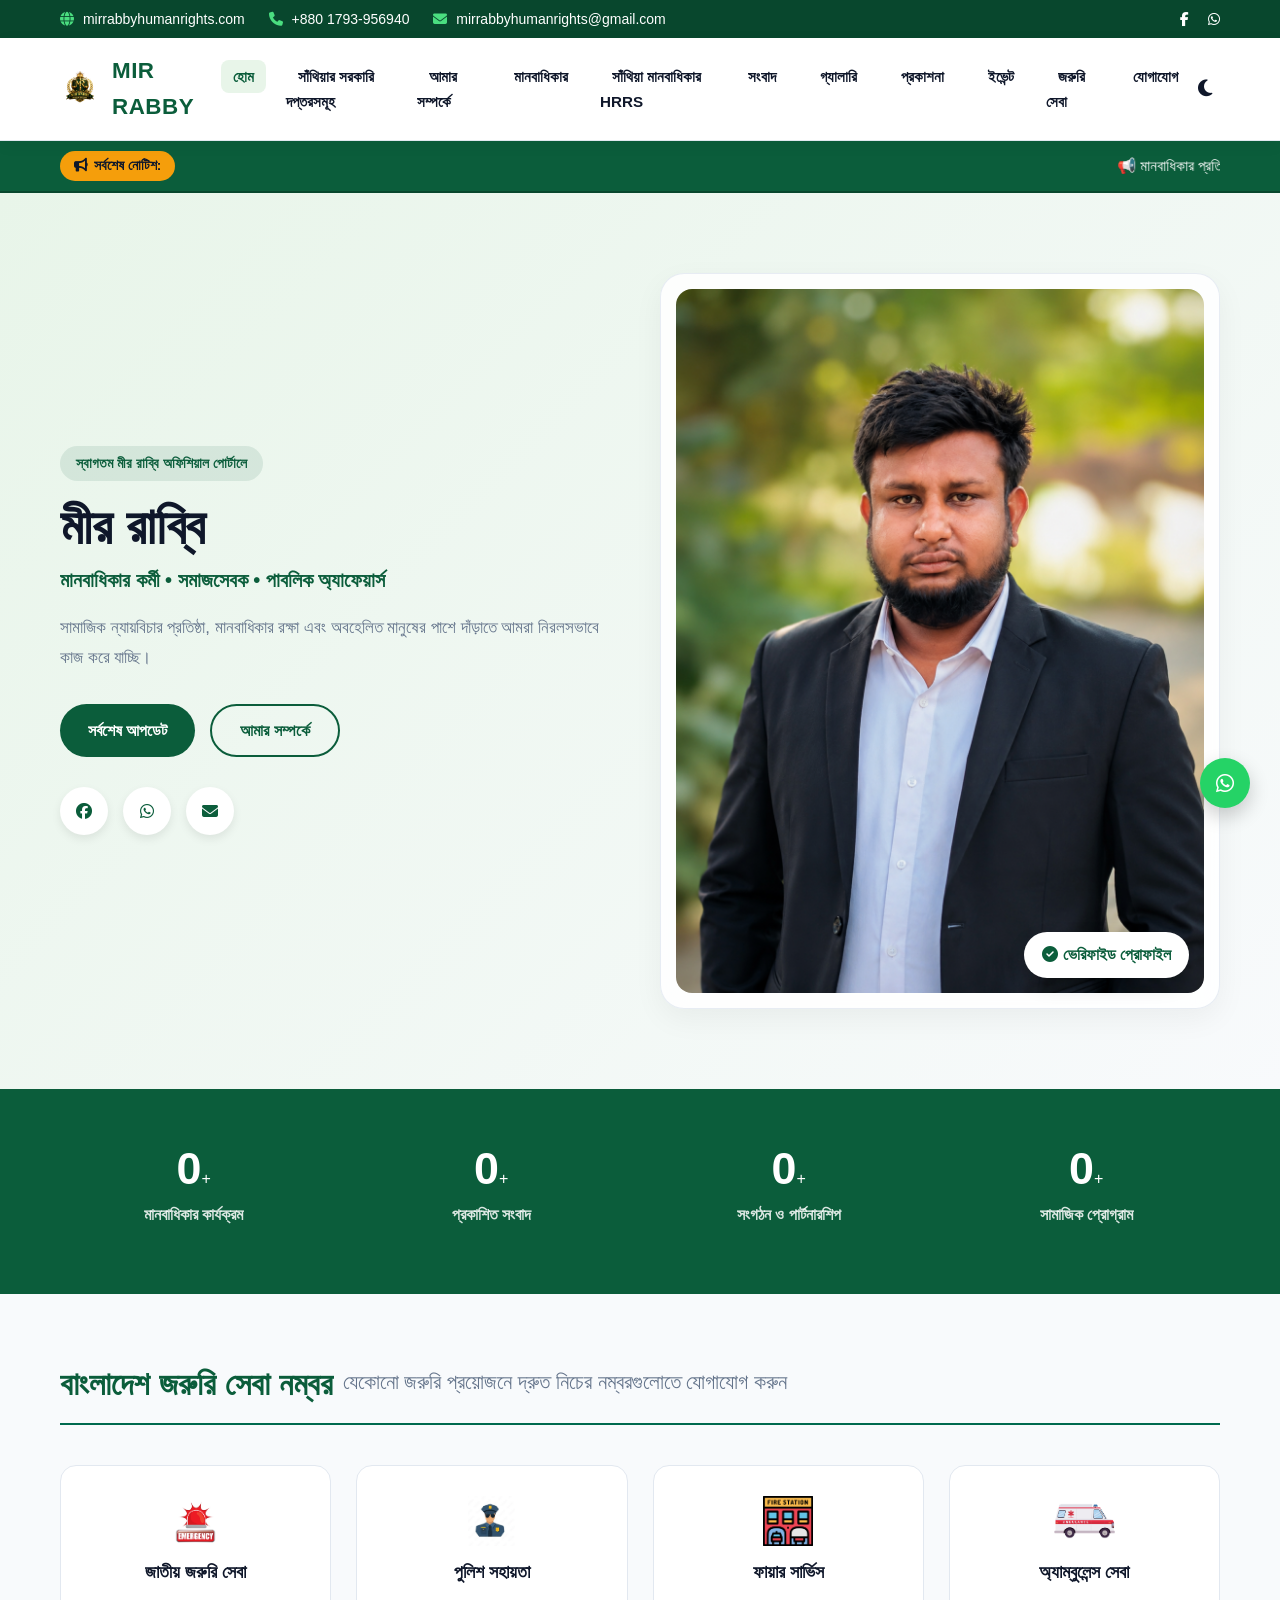
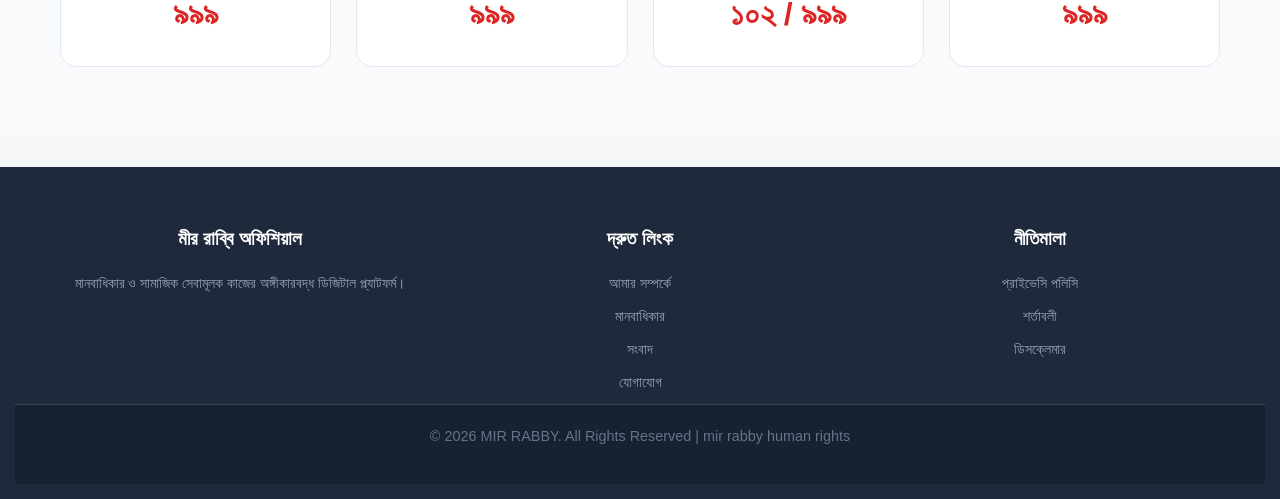
<file: index.html>
<!DOCTYPE html>
<html lang="bn">
<head>
    <meta charset="UTF-8">
    <meta name="viewport" content="width=device-width, initial-scale=1.0">
    <title>MIR RABBY | Official Website</title>
    
    <!-- Meta Tags -->
    <meta name="description" content="Mir Rabby Official Website - Human Rights, Social Service & Public Affairs">
    <meta name="author" content="Mir Rabby">
    <meta name="robots" content="index, follow">
    
    <!-- Favicon & PWA -->
    <link rel="icon" type="image/x-icon" href="favicon.ico">
    <link rel="icon" type="image/png" href="assets/images/favicon.png">
    <link rel="manifest" href="manifest.json">
    <meta name="theme-color" content="#0B5D3B">

    <!-- CSS Links -->
    <link rel="stylesheet" href="assets/css/main.css">
    
    <!-- FontAwesome Icons -->
    <link rel="stylesheet" href="https://cdnjs.cloudflare.com/ajax/libs/font-awesome/6.5.1/css/all.min.css">
</head>
<body>

    <!-- 01. Loading Screen -->
    <div id="loader" class="loader-wrapper">
        <div class="loader-content">
            <img src="assets/images/logo.png" alt="Mir Rabby Logo" class="loader-logo">
            <div class="spinner"></div>
            <p class="loader-text">স্বাগতম মীর রাব্বি অফিশিয়াল পোর্টালে...</p>
        </div>
    </div>

    <!-- 02. Top Information Bar -->
    <div class="top-bar">
        <div class="container top-bar-container">
            <div class="top-info">
                <span><i class="fa-solid fa-globe"></i> mirrabbyhumanrights.com</span>
                <span><i class="fa-solid fa-phone"></i> +880 1793-956940</span>
                <span><i class="fa-solid fa-envelope"></i> mirrabbyhumanrights@gmail.com</span>
            </div>
            <div class="top-social">
                <a href="https://facebook.com/mirrabby962" target="_blank"><i class="fa-brands fa-facebook-f"></i></a>
                <a href="https://wa.me/8801793956940" target="_blank"><i class="fa-brands fa-whatsapp"></i></a>
            </div>
        </div>
    </div>

    <!-- 03. Header & Navigation -->
    <header class="header">
        <div class="container header-container">
            <a href="index.html" class="logo">
                <img src="assets/images/logo.png" alt="Logo">
                <span class="logo-text">MIR RABBY</span>
            </a>
            
            <nav class="nav-menu" id="navMenu">
                <ul>
                    <li><a href="index.html" class="active">হোম</a></li>
                    <li><a href="pages/sathia-government-offices.html">সাঁথিয়ার সরকারি দপ্তরসমূহ</a></li>
                    <li><a href="pages/about.html">আমার সম্পর্কে</a></li>
                    <li><a href="pages/human-rights.html">মানবাধিকার</a></li>
                    <li><a href="pages/santhia-human-rights-hrrs.html">সাঁথিয়া মানবাধিকার HRRS</a></li>
                    <li><a href="pages/news.html">সংবাদ</a></li>
                    <li><a href="pages/gallery.html">গ্যালারি</a></li>
                    <li><a href="pages/publications.html">প্রকাশনা</a></li>
                    <li><a href="pages/events.html">ইভেন্ট</a></li>
                    <li><a href="pages/emergency.html">জরুরি সেবা</a></li>
                    <li><a href="pages/contact.html">যোগাযোগ</a></li>
                </ul>
            </nav>

            <div class="header-actions">
                <button class="theme-toggle" id="themeToggle" aria-label="Toggle Theme">
                    <i class="fa-solid fa-moon"></i>
                </button>
                <div class="hamburger" id="hamburger">
                    <span></span>
                    <span></span>
                    <span></span>
                </div>
            </div>
        </div>
    </header>

    <!-- 04. Running Headline (Ticker) -->
    <div class="news-ticker">
        <div class="container ticker-container">
            <div class="ticker-title"><i class="fa-solid fa-bullhorn"></i> সর্বশেষ নোটিশ:</div>
            <div class="ticker-content">
                <marquee onmouseover="this.stop();" onmouseout="this.start();">
                    📢 মানবাধিকার প্রতিষ্ঠায় আমরা প্রতিশ্রুতিবদ্ধ • মানবাধিকার, সামাজিক সেবা ও জনকল্যাণমূলক কার্যক্রমের মাধ্যমে একটি ন্যায়ভিত্তিক, মানবিক ও বৈষম্যহীন সমাজ গড়ে তোলাই আমাদের লক্ষ্য • অন্যায়, দুর্নীতি ও বৈষম্যের বিরুদ্ধে সচেতন হোন এবং মানবতার পক্ষে দাঁড়ান • 🚧 আমাদের ওয়েবসাইট বর্তমানে উন্নয়নাধীন (Under Development) • কাজ সম্পন্ন হলে মানবাধিকার, সামাজিক সেবা, সংবাদ, প্রকাশনা, ছবি, ভিডিও ও বিভিন্ন কার্যক্রমের সর্বশেষ আপডেট এখানে প্রকাশিত হবে • আমাদের সঙ্গে থাকুন এবং নিয়মিত ভিজিট করুন • "যদি আপনি ভয় পান, তবে আপনি শেষ; যদি আপনি অন্যায়ের বিরুদ্ধে রুখে দাঁড়ান, তবে আপনিই বাংলাদেশ।" • প্রয়োজনে 📞 +8801793956940 • 🌐 Welcome to MIR RABBY OFFICIAL
                </marquee>
            </div>
        </div>
    </div>

    <!-- 05. Premium Hero Section -->
    <section class="hero-section">
        <div class="container hero-container">
            <div class="hero-left">
                <span class="welcome-tag">স্বাগতম মীর রাব্বি অফিশিয়াল পোর্টালে</span>
                <h1 class="hero-title">মীর রাব্বি</h1>
                <h3 class="hero-tagline">মানবাধিকার কর্মী • সমাজসেবক • পাবলিক অ্যাফেয়ার্স</h3>
                <p class="hero-intro">
                    সামাজিক ন্যায়বিচার প্রতিষ্ঠা, মানবাধিকার রক্ষা এবং অবহেলিত মানুষের পাশে দাঁড়াতে আমরা নিরলসভাবে কাজ করে যাচ্ছি।
                </p>
                <div class="hero-buttons">
                    <a href="pages/news.html" class="btn btn-primary">সর্বশেষ আপডেট</a>
                    <a href="pages/about.html" class="btn btn-outline">আমার সম্পর্কে</a>
                </div>
                <div class="hero-social">
                    <a href="https://facebook.com/mirrabby962" target="_blank"><i class="fa-brands fa-facebook"></i></a>
                    <a href="https://wa.me/8801793956940" target="_blank"><i class="fa-brands fa-whatsapp"></i></a>
                    <a href="mailto:mirrabbyhumanrights@gmail.com"><i class="fa-solid fa-envelope"></i></a>
                </div>
            </div>
            <div class="hero-right">
                <div class="hero-image-card glass-card">
                    <img src="assets/images/profile.jpg" alt="Mir Rabby" class="hero-img">
                    <div class="verified-badge">
                        <i class="fa-solid fa-circle-check"></i> ভেরিফাইড প্রোফাইল
                    </div>
                </div>
            </div>
        </div>
    </section>

    <!-- 06. Statistics Section -->
    <section class="stats-section">
        <div class="container stats-container">
            <div class="stat-card">
                <h2 class="counter" data-target="0">0</h2>+
                <p>মানবাধিকার কার্যক্রম</p>
            </div>
            <div class="stat-card">
                <h2 class="counter" data-target="0">0</h2>+
                <p>প্রকাশিত সংবাদ</p>
            </div>
            <div class="stat-card">
                <h2 class="counter" data-target="0">0</h2>+
                <p>সংগঠন ও পার্টনারশিপ</p>
            </div>
            <div class="stat-card">
                <h2 class="counter" data-target="0">0</h2>+
                <p>সামাজিক প্রোগ্রাম</p>
            </div>
        </div>
    </section>

    <!-- 13. Bangladesh Emergency Services -->
    <section class="emergency-section">
        <div class="container">
            <div class="section-title">
                <h2>বাংলাদেশ জরুরি সেবা নম্বর</h2>
                <p>যেকোনো জরুরি প্রয়োজনে দ্রুত নিচের নম্বরগুলোতে যোগাযোগ করুন</p>
            </div>
            <div class="emergency-grid">
                <div class="emergency-card">
                    <img src="assets/images/icons/emergency.png" alt="Emergency" onerror="this.src='assets/images/logo.png'">
                    <h3>জাতীয় জরুরি সেবা</h3>
                    <h2>৯৯৯</h2>
                </div>
                <div class="emergency-card">
                    <img src="assets/images/icons/police.png" alt="Police" onerror="this.src='assets/images/logo.png'">
                    <h3>পুলিশ সহায়তা</h3>
                    <h2>৯৯৯</h2>
                </div>
                <div class="emergency-card">
                    <img src="assets/images/icons/fire.png" alt="Fire" onerror="this.src='assets/images/logo.png'">
                    <h3>ফায়ার সার্ভিস</h3>
                    <h2>১০২ / ৯৯৯</h2>
                </div>
                <div class="emergency-card">
                    <img src="assets/images/icons/ambulance.png" alt="Ambulance" onerror="this.src='assets/images/logo.png'">
                    <h3>অ্যাম্বুলেন্স সেবা</h3>
                    <h2>৯৯৯</h2>
                </div>
            </div>
        </div>
    </section>

    <!-- 18. Footer -->
    <footer class="footer">
        <div class="container footer-container">
            <div class="footer-col">
                <h3>মীর রাব্বি অফিশিয়াল</h3>
                <p>মানবাধিকার ও সামাজিক সেবামূলক কাজের অঙ্গীকারবদ্ধ ডিজিটাল প্ল্যাটফর্ম।</p>
            </div>
            <div class="footer-col">
                <h3>দ্রুত লিংক</h3>
                <ul>
                    <li><a href="pages/about.html">আমার সম্পর্কে</a></li>
                    <li><a href="pages/human-rights.html">মানবাধিকার</a></li>
                    <li><a href="pages/news.html">সংবাদ</a></li>
                    <li><a href="pages/contact.html">যোগাযোগ</a></li>
                </ul>
            </div>
            <div class="footer-col">
                <h3>নীতিমালা</h3>
                <ul>
                    <li><a href="pages/privacy-policy.html">প্রাইভেসি পলিসি</a></li>
                    <li><a href="pages/terms.html">শর্তাবলী</a></li>
                    <li><a href="pages/disclaimer.html">ডিসক্লেমার</a></li>
                </ul>
            </div>
        </div>
        <div class="footer-bottom">
            <p>&copy; 2026 MIR RABBY. All Rights Reserved | mir rabby human rights</p>
        </div>
    </footer>

    <!-- 19. Floating Buttons -->
    <div class="floating-buttons">
        <a href="https://wa.me/8801793956940" class="float-btn whatsapp" target="_blank"><i class="fa-brands fa-whatsapp"></i></a>
        <button class="float-btn back-to-top" id="backToTop"><i class="fa-solid fa-arrow-up"></i></button>
    </div>

    <!-- JavaScript Files -->
    <script src="assets/js/loader.js"></script>
    <script src="assets/js/theme.js"></script>
    <script src="assets/js/navbar.js"></script>
    <script src="assets/js/counter.js"></script>
    <script src="assets/js/scroll.js"></script>
    <script src="assets/js/app.js"></script>
</body>
</html>
</file>
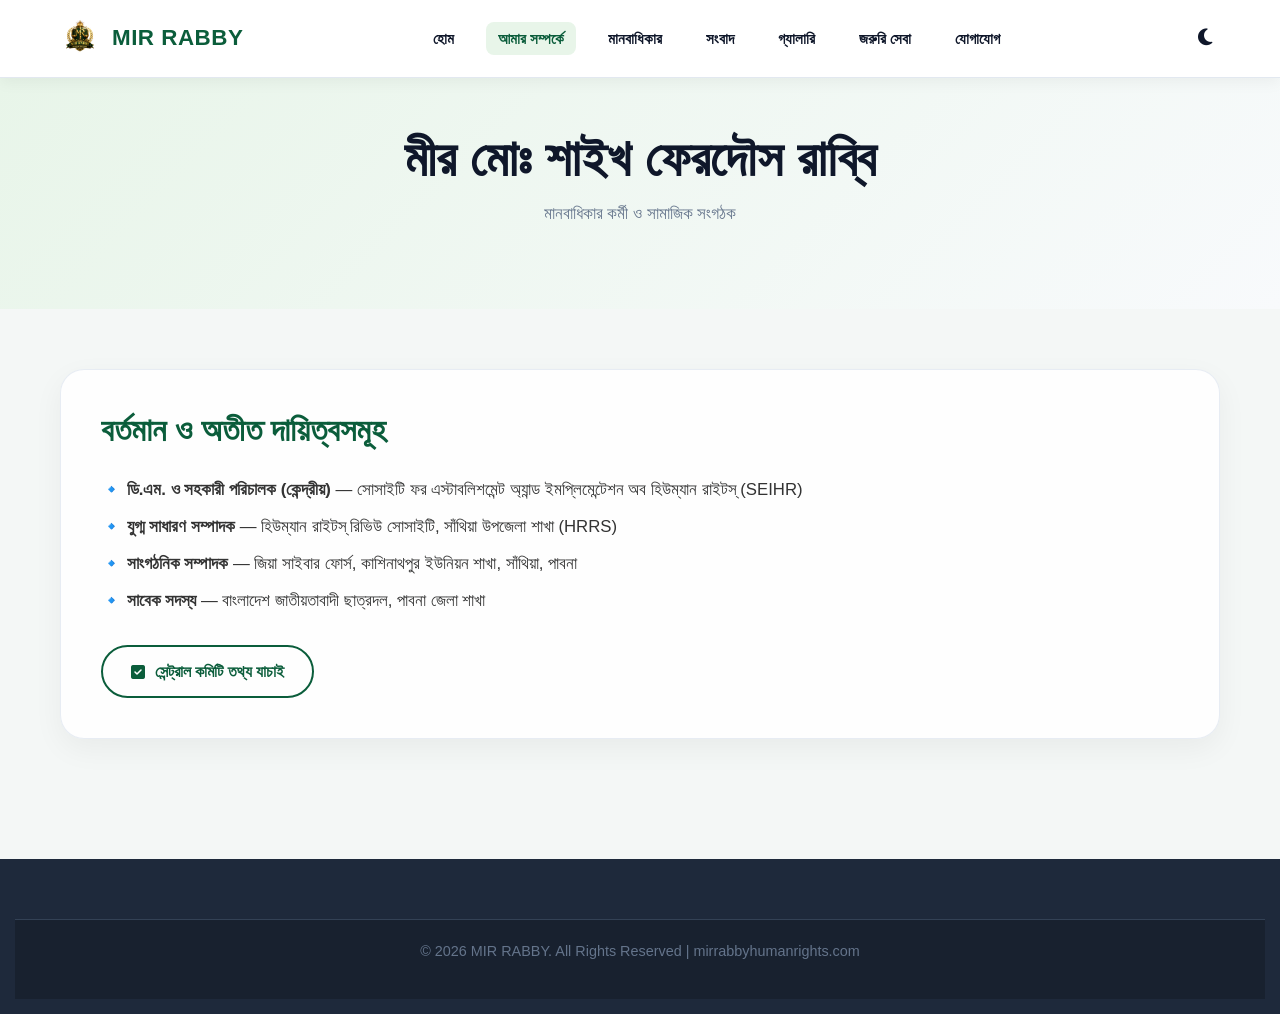
<file: pages/about.html>
<!DOCTYPE html>
<html lang="bn">
<head>
    <meta charset="UTF-8">
    <meta name="viewport" content="width=device-width, initial-scale=1.0">
    <title>আমার সম্পর্কে | মীর মোঃ শাইখ ফেরদৌস রাব্বি</title>
    <link rel="stylesheet" href="../assets/css/main.css">
    <link rel="stylesheet" href="https://cdnjs.cloudflare.com/ajax/libs/font-awesome/6.5.1/css/all.min.css">
</head>
<body>

    <!-- Header & Navigation -->
    <header class="header">
        <div class="container header-container">
            <a href="../index.html" class="logo">
                <img src="../assets/images/logo.png" alt="Logo" onerror="this.src='https://via.placeholder.com/40?text=MR'">
                <span class="logo-text">MIR RABBY</span>
            </a>
            <nav class="nav-menu" id="navMenu">
                <ul>
                    <li><a href="../index.html">হোম</a></li>
                    <li><a href="about.html" class="active">আমার সম্পর্কে</a></li>
                    <li><a href="human-rights.html">মানবাধিকার</a></li>
                    <li><a href="news.html">সংবাদ</a></li>
                    <li><a href="gallery.html">গ্যালারি</a></li>
                    <li><a href="emergency.html">জরুরি সেবা</a></li>
                    <li><a href="contact.html">যোগাযোগ</a></li>
                </ul>
            </nav>
            <div class="header-actions">
                <button class="theme-toggle" id="themeToggle"><i class="fa-solid fa-moon"></i></button>
                <div class="hamburger" id="hamburger"><span></span><span></span><span></span></div>
            </div>
        </div>
    </header>

    <!-- Page Title Banner -->
    <section class="hero-section" style="padding: 50px 0;">
        <div class="container text-center">
            <h1 class="hero-title">মীর মোঃ শাইখ ফেরদৌস রাব্বি</h1>
            <p class="hero-intro">মানবাধিকার কর্মী ও সামাজিক সংগঠক</p>
        </div>
    </section>

    <!-- Detailed Information -->
    <section style="padding: 60px 0;">
        <div class="container">
            <div class="glass-card" style="padding: 40px; margin-bottom: 30px;">
                <h2 style="color: var(--primary-color); margin-bottom: 20px;">বর্তমান ও অতীত দায়িত্বসমূহ</h2>
                <ul style="line-height: 2.2; font-size: 1.05rem;">
                    <li>🔹 <strong>ডি.এম. ও সহকারী পরিচালক (কেন্দ্রীয়)</strong> — সোসাইটি ফর এস্টাবলিশমেন্ট অ্যান্ড ইমপ্লিমেন্টেশন অব হিউম্যান রাইটস্ (SEIHR)</li>
                    <li>🔹 <strong>যুগ্ম সাধারণ সম্পাদক</strong> — হিউম্যান রাইটস্ রিভিউ সোসাইটি, সাঁথিয়া উপজেলা শাখা (HRRS)</li>
                    <li>🔹 <strong>সাংগঠনিক সম্পাদক</strong> — জিয়া সাইবার ফোর্স, কাশিনাথপুর ইউনিয়ন শাখা, সাঁথিয়া, পাবনা</li>
                    <li>🔹 <strong>সাবেক সদস্য</strong> — বাংলাদেশ জাতীয়তাবাদী ছাত্রদল, পাবনা জেলা শাখা</li>
                </ul>
                <div style="margin-top: 25px;">
                    <a href="https://seihr.org/category/𝐂𝐞𝐧𝐭𝐫𝐚𝐥-𝐂𝐨𝐦𝐦𝐢𝐭𝐭𝐞𝐞/" target="_blank" class="btn btn-outline">
                        <i class="fa-solid fa-square-check"></i> সেন্ট্রাল কমিটি তথ্য যাচাই
                    </a>
                </div>
            </div>
        </div>
    </section>

    <!-- Footer -->
    <footer class="footer">
        <div class="footer-bottom">
            <p>&copy; 2026 MIR RABBY. All Rights Reserved | mirrabbyhumanrights.com</p>
        </div>
    </footer>

    <script src="../assets/js/theme.js"></script>
    <script src="../assets/js/navbar.js"></script>
</body>
</html>
</file>
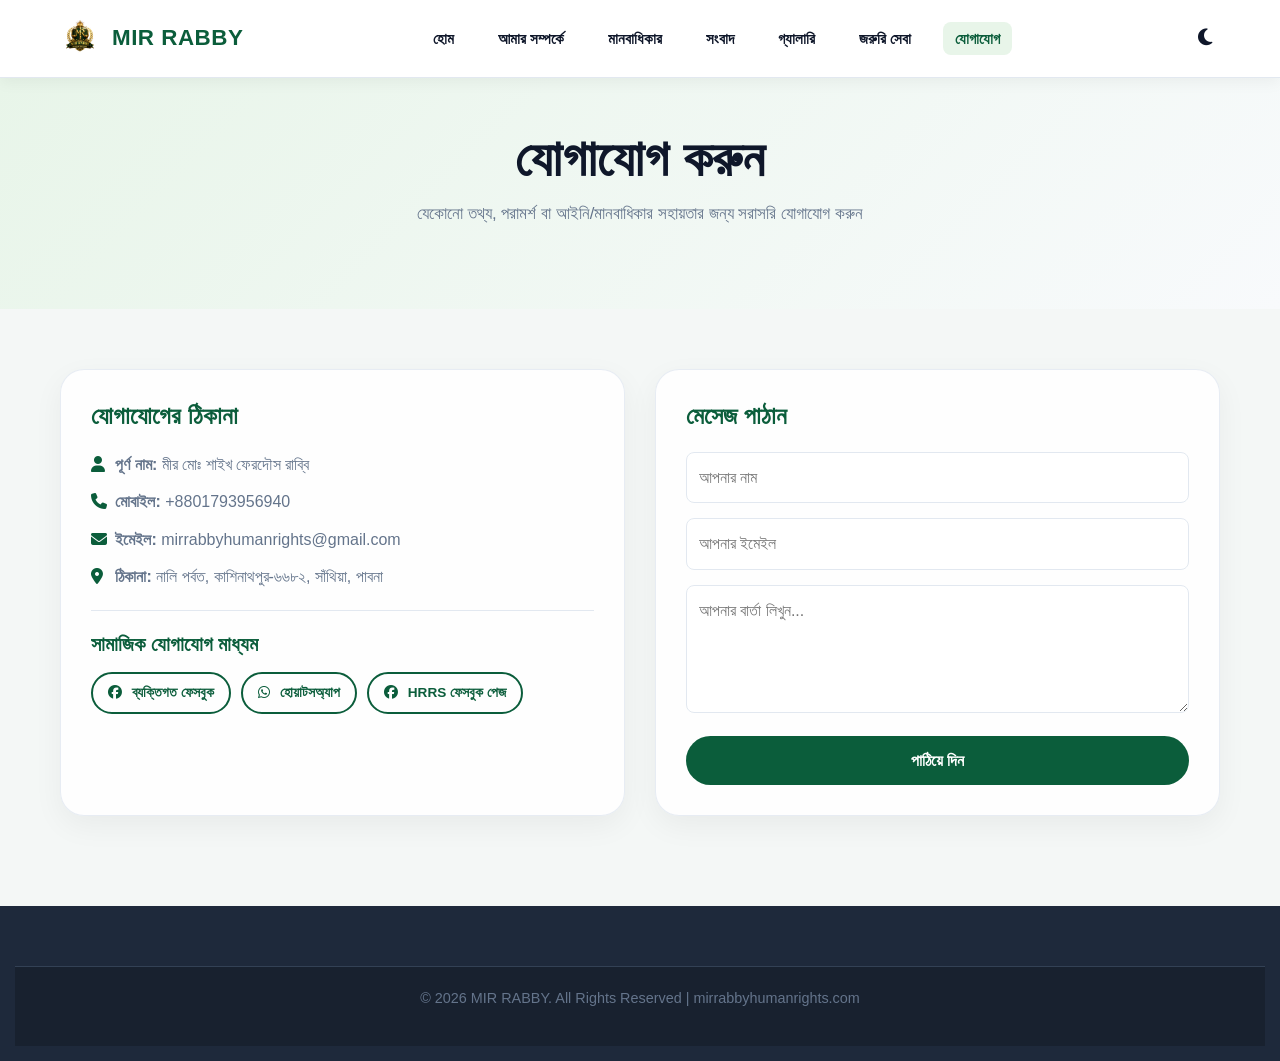
<file: pages/contact.html>
<!DOCTYPE html>
<html lang="bn">
<head>
    <meta charset="UTF-8">
    <meta name="viewport" content="width=device-width, initial-scale=1.0">
    <title>যোগাযোগ | মীর মোঃ শাইখ ফেরদৌস রাব্বি</title>
    <link rel="stylesheet" href="../assets/css/main.css">
    <link rel="stylesheet" href="https://cdnjs.cloudflare.com/ajax/libs/font-awesome/6.5.1/css/all.min.css">
</head>
<body>

    <header class="header">
        <div class="container header-container">
            <a href="../index.html" class="logo">
                <img src="../assets/images/logo.png" alt="Logo" onerror="this.src='https://via.placeholder.com/40?text=MR'">
                <span class="logo-text">MIR RABBY</span>
            </a>
            <nav class="nav-menu" id="navMenu">
                <ul>
                    <li><a href="../index.html">হোম</a></li>
                    <li><a href="about.html">আমার সম্পর্কে</a></li>
                    <li><a href="human-rights.html">মানবাধিকার</a></li>
                    <li><a href="news.html">সংবাদ</a></li>
                    <li><a href="gallery.html">গ্যালারি</a></li>
                    <li><a href="emergency.html">জরুরি সেবা</a></li>
                    <li><a href="contact.html" class="active">যোগাযোগ</a></li>
                </ul>
            </nav>
            <div class="header-actions">
                <button class="theme-toggle" id="themeToggle"><i class="fa-solid fa-moon"></i></button>
            </div>
        </div>
    </header>

    <section class="hero-section" style="padding: 50px 0;">
        <div class="container text-center">
            <h1 class="hero-title">যোগাযোগ করুন</h1>
            <p class="hero-intro">যেকোনো তথ্য, পরামর্শ বা আইনি/মানবাধিকার সহায়তার জন্য সরাসরি যোগাযোগ করুন</p>
        </div>
    </section>

    <section style="padding: 60px 0;">
        <div class="container" style="display: grid; grid-template-columns: repeat(auto-fit, minmax(300px, 1fr)); gap: 30px;">
            
            <!-- Contact Information -->
            <div class="glass-card" style="padding: 30px;">
                <h3 style="margin-bottom: 20px; color: var(--primary-color);">যোগাযোগের ঠিকানা</h3>
                
                <p style="margin-bottom: 12px;"><i class="fa-solid fa-user" style="color: var(--primary-color); width: 20px;"></i> <strong>পূর্ণ নাম:</strong> মীর মোঃ শাইখ ফেরদৌস রাব্বি</p>
                <p style="margin-bottom: 12px;"><i class="fa-solid fa-phone" style="color: var(--primary-color); width: 20px;"></i> <strong>মোবাইল:</strong> <a href="tel:+8801793956940">+8801793956940</a></p>
                <p style="margin-bottom: 12px;"><i class="fa-solid fa-envelope" style="color: var(--primary-color); width: 20px;"></i> <strong>ইমেইল:</strong> <a href="mailto:mirrabbyhumanrights@gmail.com">mirrabbyhumanrights@gmail.com</a></p>
                <p style="margin-bottom: 12px;"><i class="fa-solid fa-location-dot" style="color: var(--primary-color); width: 20px;"></i> <strong>ঠিকানা:</strong> নালি পর্বত, কাশিনাথপুর-৬৬৮২, সাঁথিয়া, পাবনা</p>
                
                <hr style="margin: 20px 0; border: 0; border-top: 1px solid var(--border-color);">
                
                <h4 style="margin-bottom: 15px; color: var(--primary-color);">সামাজিক যোগাযোগ মাধ্যম</h4>
                <div style="display: flex; gap: 10px; flex-wrap: wrap;">
                    <a href="https://facebook.com/mirrabby962" target="_blank" class="btn btn-outline" style="padding: 8px 15px; font-size: 0.85rem;"><i class="fa-brands fa-facebook"></i> ব্যক্তিগত ফেসবুক</a>
                    <a href="https://wa.me/8801793956940" target="_blank" class="btn btn-outline" style="padding: 8px 15px; font-size: 0.85rem;"><i class="fa-brands fa-whatsapp"></i> হোয়াটসঅ্যাপ</a>
                    <a href="https://www.facebook.com/HumanRightsSathiaPabna" target="_blank" class="btn btn-outline" style="padding: 8px 15px; font-size: 0.85rem;"><i class="fa-brands fa-facebook"></i> HRRS ফেসবুক পেজ</a>
                </div>
            </div>

            <!-- Message Form -->
            <div class="glass-card" style="padding: 30px;">
                <h3 style="margin-bottom: 20px; color: var(--primary-color);">মেসেজ পাঠান</h3>
                <form onsubmit="event.preventDefault(); alert('ধন্যবাদ! আপনার বার্তাটি সফলভাবে পাঠানো হয়েছে।');">
                    <div style="margin-bottom: 15px;">
                        <input type="text" placeholder="আপনার নাম" required style="width: 100%; padding: 12px; border: 1px solid var(--border-color); border-radius: var(--radius-sm); background: var(--card-bg); color: var(--text-color);">
                    </div>
                    <div style="margin-bottom: 15px;">
                        <input type="email" placeholder="আপনার ইমেইল" required style="width: 100%; padding: 12px; border: 1px solid var(--border-color); border-radius: var(--radius-sm); background: var(--card-bg); color: var(--text-color);">
                    </div>
                    <div style="margin-bottom: 15px;">
                        <textarea rows="4" placeholder="আপনার বার্তা লিখুন..." required style="width: 100%; padding: 12px; border: 1px solid var(--border-color); border-radius: var(--radius-sm); background: var(--card-bg); color: var(--text-color);"></textarea>
                    </div>
                    <button type="submit" class="btn btn-primary" style="width: 100%;">পাঠিয়ে দিন</button>
                </form>
            </div>

        </div>
    </section>

    <footer class="footer">
        <div class="footer-bottom">
            <p>&copy; 2026 MIR RABBY. All Rights Reserved | mirrabbyhumanrights.com</p>
        </div>
    </footer>

    <script src="../assets/js/theme.js"></script>
    <script src="../assets/js/navbar.js"></script>
</body>
</html>
</file>
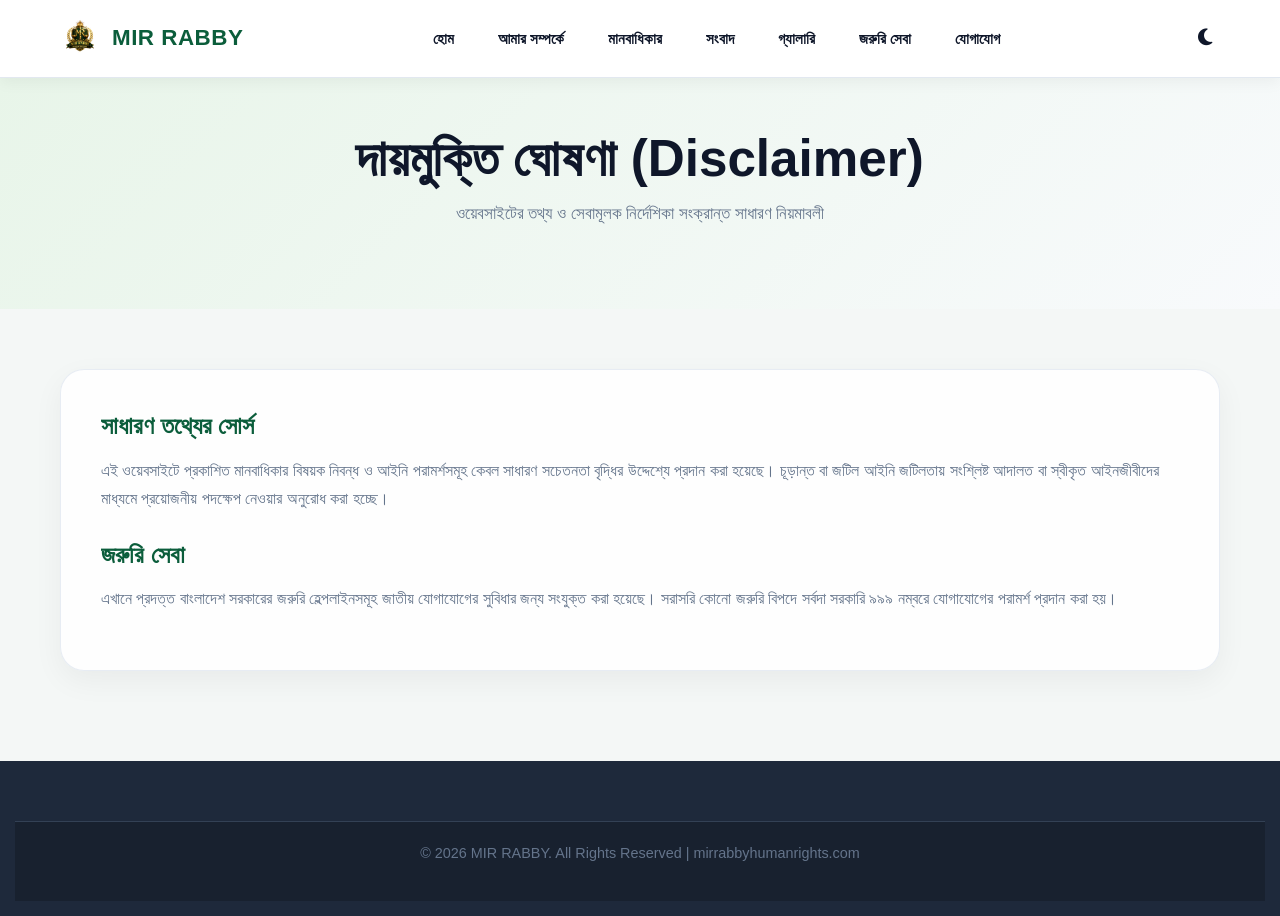
<file: pages/disclaimer.html>
<!DOCTYPE html>
<html lang="bn">
<head>
    <meta charset="UTF-8">
    <meta name="viewport" content="width=device-width, initial-scale=1.0">
    <title>ডিসক্লেমার | মীর মোঃ শাইখ ফেরদৌস রাব্বি</title>
    <link rel="stylesheet" href="../assets/css/main.css">
    <link rel="stylesheet" href="https://cdnjs.cloudflare.com/ajax/libs/font-awesome/6.5.1/css/all.min.css">
</head>
<body>

    <header class="header">
        <div class="container header-container">
            <a href="../index.html" class="logo">
                <img src="../assets/images/logo.png" alt="Logo" onerror="this.src='https://via.placeholder.com/40?text=MR'">
                <span class="logo-text">MIR RABBY</span>
            </a>
            <nav class="nav-menu" id="navMenu">
                <ul>
                    <li><a href="../index.html">হোম</a></li>
                    <li><a href="about.html">আমার সম্পর্কে</a></li>
                    <li><a href="human-rights.html">মানবাধিকার</a></li>
                    <li><a href="news.html">সংবাদ</a></li>
                    <li><a href="gallery.html">গ্যালারি</a></li>
                    <li><a href="emergency.html">জরুরি সেবা</a></li>
                    <li><a href="contact.html">যোগাযোগ</a></li>
                </ul>
            </nav>
            <div class="header-actions">
                <button class="theme-toggle" id="themeToggle"><i class="fa-solid fa-moon"></i></button>
            </div>
        </div>
    </header>

    <section class="hero-section" style="padding: 50px 0;">
        <div class="container text-center">
            <h1 class="hero-title">দায়মুক্তি ঘোষণা (Disclaimer)</h1>
            <p class="hero-intro">ওয়েবসাইটের তথ্য ও সেবামূলক নির্দেশিকা সংক্রান্ত সাধারণ নিয়মাবলী</p>
        </div>
    </section>

    <section style="padding: 60px 0;">
        <div class="container">
            <div class="glass-card" style="padding: 40px; line-height: 1.8;">
                <h3 style="color: var(--primary-color); margin-bottom: 15px;">সাধারণ তথ্যের সোর্স</h3>
                <p>এই ওয়েবসাইটে প্রকাশিত মানবাধিকার বিষয়ক নিবন্ধ ও আইনি পরামর্শসমূহ কেবল সাধারণ সচেতনতা বৃদ্ধির উদ্দেশ্যে প্রদান করা হয়েছে। চূড়ান্ত বা জটিল আইনি জটিলতায় সংশ্লিষ্ট আদালত বা স্বীকৃত আইনজীবীদের মাধ্যমে প্রয়োজনীয় পদক্ষেপ নেওয়ার অনুরোধ করা হচ্ছে।</p>
                
                <h3 style="color: var(--primary-color); margin-top: 25px; margin-bottom: 15px;">জরুরি সেবা</h3>
                <p>এখানে প্রদত্ত বাংলাদেশ সরকারের জরুরি হেল্পলাইনসমূহ জাতীয় যোগাযোগের সুবিধার জন্য সংযুক্ত করা হয়েছে। সরাসরি কোনো জরুরি বিপদে সর্বদা সরকারি ৯৯৯ নম্বরে যোগাযোগের পরামর্শ প্রদান করা হয়।</p>
            </div>
        </div>
    </section>

    <footer class="footer">
        <div class="footer-bottom">
            <p>&copy; 2026 MIR RABBY. All Rights Reserved | mirrabbyhumanrights.com</p>
        </div>
    </footer>

    <script src="../assets/js/theme.js"></script>
    <script src="../assets/js/navbar.js"></script>
</body>
</html>
</file>
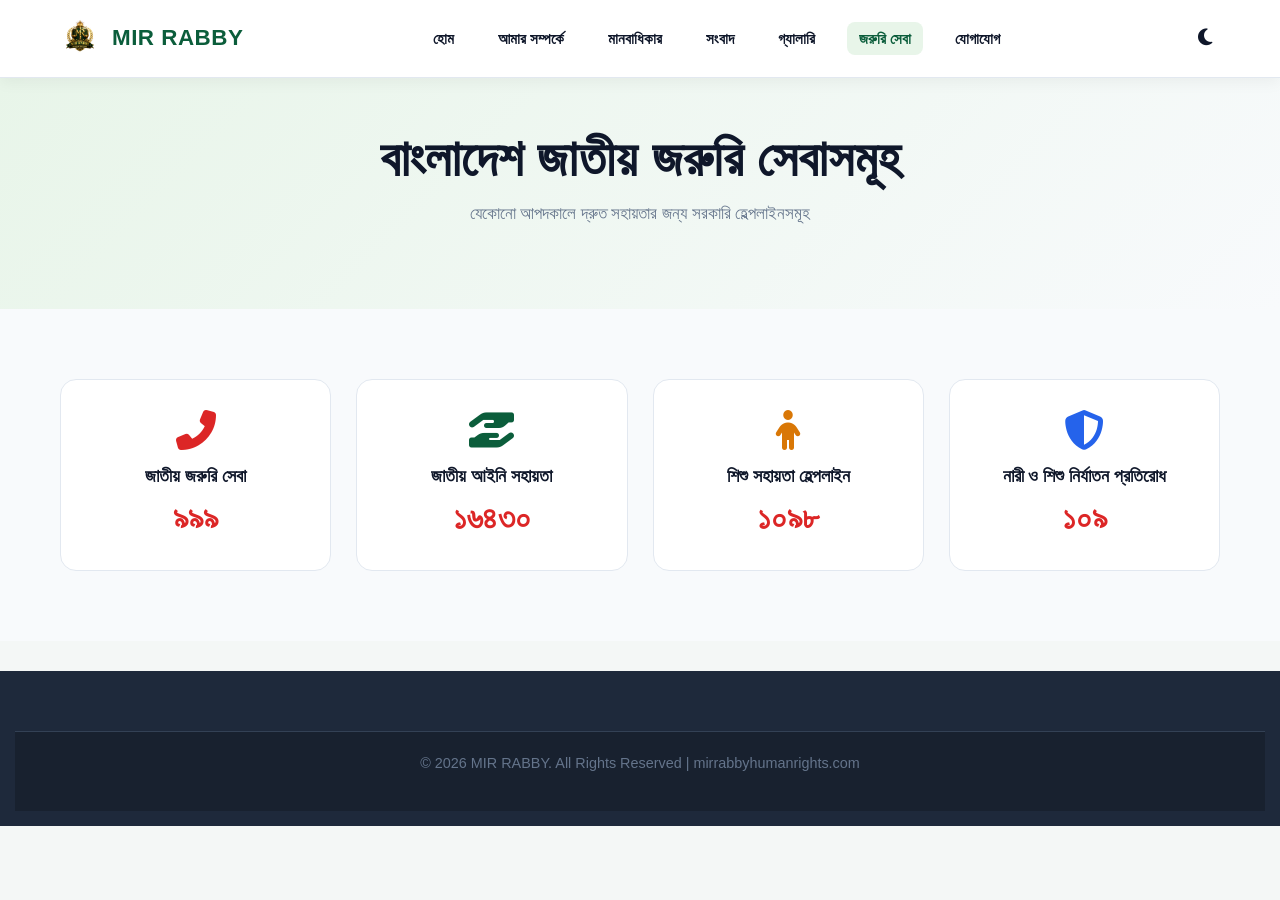
<file: pages/emergency.html>
<!DOCTYPE html>
<html lang="bn">
<head>
    <meta charset="UTF-8">
    <meta name="viewport" content="width=device-width, initial-scale=1.0">
    <title>জরুরি সেবা ডিরেক্টরি | MIR RABBY</title>
    <link rel="stylesheet" href="../assets/css/main.css">
    <link rel="stylesheet" href="https://cdnjs.cloudflare.com/ajax/libs/font-awesome/6.5.1/css/all.min.css">
</head>
<body>

    <header class="header">
        <div class="container header-container">
            <a href="../index.html" class="logo">
                <img src="../assets/images/logo.png" alt="Logo" onerror="this.src='https://via.placeholder.com/40?text=MR'">
                <span class="logo-text">MIR RABBY</span>
            </a>
            <nav class="nav-menu" id="navMenu">
                <ul>
                    <li><a href="../index.html">হোম</a></li>
                    <li><a href="about.html">আমার সম্পর্কে</a></li>
                    <li><a href="human-rights.html">মানবাধিকার</a></li>
                    <li><a href="news.html">সংবাদ</a></li>
                    <li><a href="gallery.html">গ্যালারি</a></li>
                    <li><a href="emergency.html" class="active">জরুরি সেবা</a></li>
                    <li><a href="contact.html">যোগাযোগ</a></li>
                </ul>
            </nav>
            <div class="header-actions">
                <button class="theme-toggle" id="themeToggle"><i class="fa-solid fa-moon"></i></button>
            </div>
        </div>
    </header>

    <section class="hero-section" style="padding: 50px 0;">
        <div class="container text-center">
            <h1 class="hero-title">বাংলাদেশ জাতীয় জরুরি সেবাসমূহ</h1>
            <p class="hero-intro">যেকোনো আপদকালে দ্রুত সহায়তার জন্য সরকারি হেল্পলাইনসমূহ</p>
        </div>
    </section>

    <section class="emergency-section">
        <div class="container">
            <div class="emergency-grid">
                <div class="emergency-card">
                    <i class="fa-solid fa-phone-flip" style="font-size: 2.5rem; color: #DC2626; margin-bottom: 15px;"></i>
                    <h3>জাতীয় জরুরি সেবা</h3>
                    <h2>৯৯৯</h2>
                </div>
                <div class="emergency-card">
                    <i class="fa-solid fa-hand-holding-hand" style="font-size: 2.5rem; color: var(--primary-color); margin-bottom: 15px;"></i>
                    <h3>জাতীয় আইনি সহায়তা</h3>
                    <h2>১৬৪৩০</h2>
                </div>
                <div class="emergency-card">
                    <i class="fa-solid fa-child" style="font-size: 2.5rem; color: #D97706; margin-bottom: 15px;"></i>
                    <h3>শিশু সহায়তা হেল্পলাইন</h3>
                    <h2>১০৯৮</h2>
                </div>
                <div class="emergency-card">
                    <i class="fa-solid fa-shield-halved" style="font-size: 2.5rem; color: #2563EB; margin-bottom: 15px;"></i>
                    <h3>নারী ও শিশু নির্যাতন প্রতিরোধ</h3>
                    <h2>১০৯</h2>
                </div>
            </div>
        </div>
    </section>

    <footer class="footer">
        <div class="footer-bottom">
            <p>&copy; 2026 MIR RABBY. All Rights Reserved | mirrabbyhumanrights.com</p>
        </div>
    </footer>

    <script src="../assets/js/theme.js"></script>
    <script src="../assets/js/navbar.js"></script>
</body>
</html>
</file>
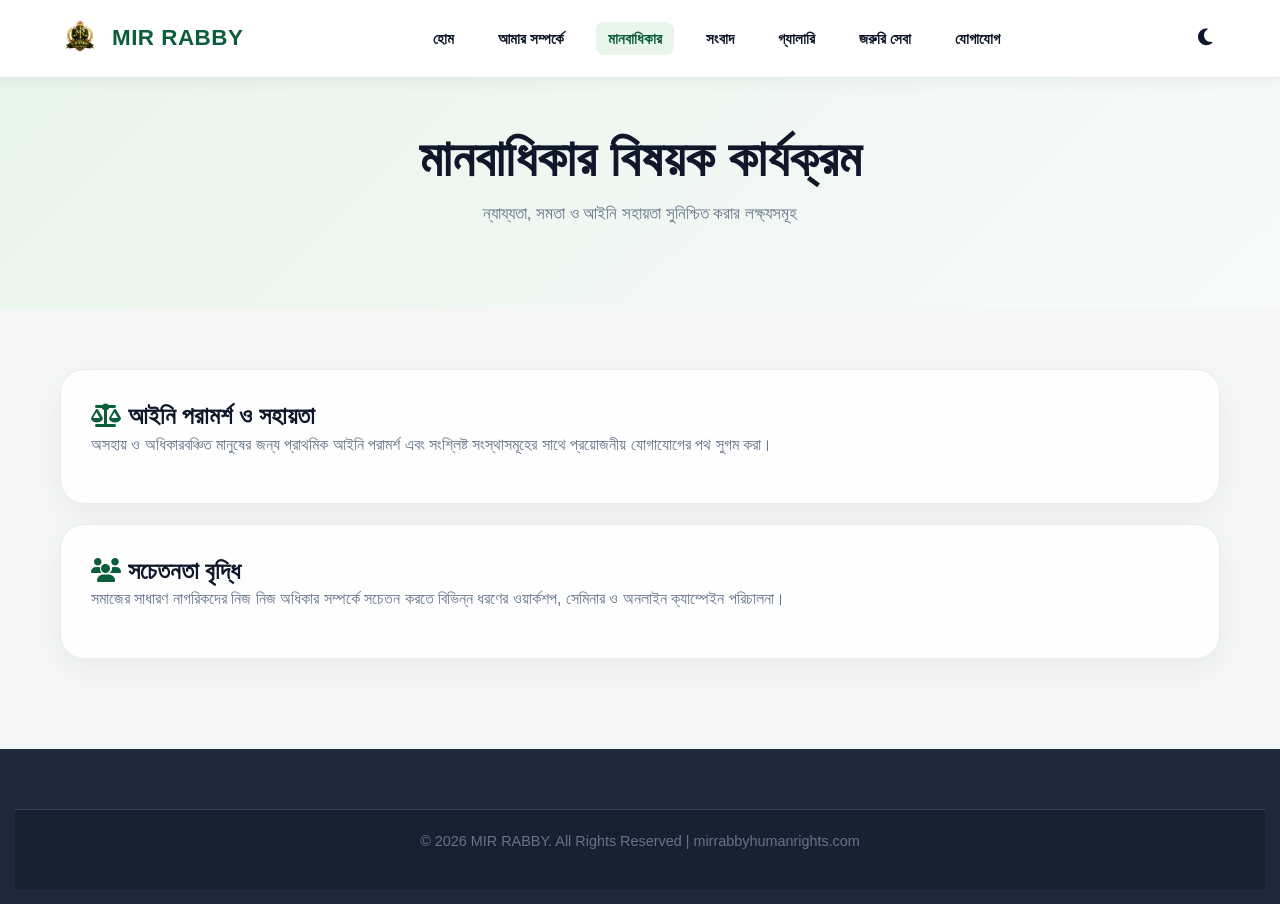
<file: pages/human-rights.html>
<!DOCTYPE html>
<html lang="bn">
<head>
    <meta charset="UTF-8">
    <meta name="viewport" content="width=device-width, initial-scale=1.0">
    <title>মানবাধিকার কার্যক্রম | MIR RABBY</title>
    <link rel="stylesheet" href="../assets/css/main.css">
    <link rel="stylesheet" href="https://cdnjs.cloudflare.com/ajax/libs/font-awesome/6.5.1/css/all.min.css">
</head>
<body>

    <header class="header">
        <div class="container header-container">
            <a href="../index.html" class="logo">
                <img src="../assets/images/logo.png" alt="Logo" onerror="this.src='https://via.placeholder.com/40?text=MR'">
                <span class="logo-text">MIR RABBY</span>
            </a>
            <nav class="nav-menu" id="navMenu">
                <ul>
                    <li><a href="../index.html">হোম</a></li>
                    <li><a href="about.html">আমার সম্পর্কে</a></li>
                    <li><a href="human-rights.html" class="active">মানবাধিকার</a></li>
                    <li><a href="news.html">সংবাদ</a></li>
                    <li><a href="gallery.html">গ্যালারি</a></li>
                    <li><a href="emergency.html">জরুরি সেবা</a></li>
                    <li><a href="contact.html">যোগাযোগ</a></li>
                </ul>
            </nav>
            <div class="header-actions">
                <button class="theme-toggle" id="themeToggle"><i class="fa-solid fa-moon"></i></button>
            </div>
        </div>
    </header>

    <section class="hero-section" style="padding: 50px 0;">
        <div class="container text-center">
            <h1 class="hero-title">মানবাধিকার বিষয়ক কার্যক্রম</h1>
            <p class="hero-intro">ন্যায্যতা, সমতা ও আইনি সহায়তা সুনিশ্চিত করার লক্ষ্যসমূহ</p>
        </div>
    </section>

    <section style="padding: 60px 0;">
        <div class="container">
            <div class="glass-card" style="padding: 30px; margin-bottom: 20px;">
                <h3><i class="fa-solid fa-scale-balanced" style="color: var(--primary-color);"></i> আইনি পরামর্শ ও সহায়তা</h3>
                <p>অসহায় ও অধিকারবঞ্চিত মানুষের জন্য প্রাথমিক আইনি পরামর্শ এবং সংশ্লিষ্ট সংস্থাসমূহের সাথে প্রয়োজনীয় যোগাযোগের পথ সুগম করা।</p>
            </div>
            <div class="glass-card" style="padding: 30px;">
                <h3><i class="fa-solid fa-users" style="color: var(--primary-color);"></i> সচেতনতা বৃদ্ধি</h3>
                <p>সমাজের সাধারণ নাগরিকদের নিজ নিজ অধিকার সম্পর্কে সচেতন করতে বিভিন্ন ধরণের ওয়ার্কশপ, সেমিনার ও অনলাইন ক্যাম্পেইন পরিচালনা।</p>
            </div>
        </div>
    </section>

    <footer class="footer">
        <div class="footer-bottom">
            <p>&copy; 2026 MIR RABBY. All Rights Reserved | mirrabbyhumanrights.com</p>
        </div>
    </footer>

    <script src="../assets/js/theme.js"></script>
    <script src="../assets/js/navbar.js"></script>
</body>
</html>
</file>
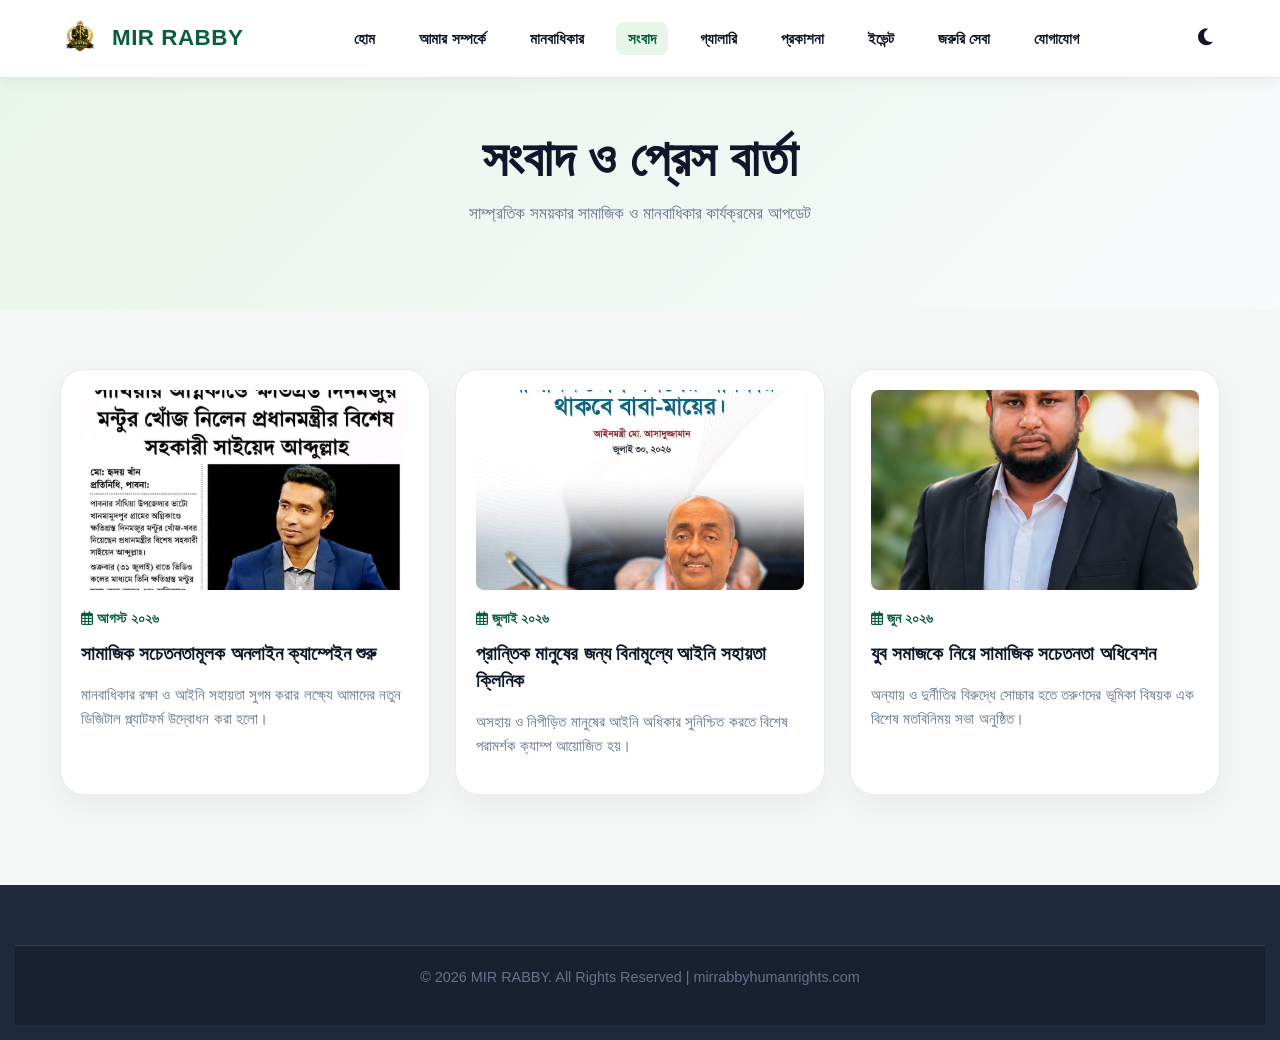
<file: pages/news.html>
<!DOCTYPE html>
<html lang="bn">
<head>
    <meta charset="UTF-8">
    <meta name="viewport" content="width=device-width, initial-scale=1.0">
    <title>সংবাদ ও নোটিশ | MIR RABBY</title>
    
    <!-- CSS Links -->
    <link rel="stylesheet" href="../assets/css/main.css">
    
    <!-- FontAwesome Icons -->
    <link rel="stylesheet" href="https://cdnjs.cloudflare.com/ajax/libs/font-awesome/6.5.1/css/all.min.css">
</head>
<body>

    <!-- Header & Navigation -->
    <header class="header">
        <div class="container header-container">
            <a href="../index.html" class="logo">
                <img src="../assets/images/logo.png" alt="Logo" onerror="this.src='../assets/images/logo.png'">
                <span class="logo-text">MIR RABBY</span>
            </a>
            <nav class="nav-menu" id="navMenu">
                <ul>
                    <li><a href="../index.html">হোম</a></li>
                    <li><a href="about.html">আমার সম্পর্কে</a></li>
                    <li><a href="human-rights.html">মানবাধিকার</a></li>
                    <li><a href="news.html" class="active">সংবাদ</a></li>
                    <li><a href="gallery.html">গ্যালারি</a></li>
                    <li><a href="publications.html">প্রকাশনা</a></li>
                    <li><a href="events.html">ইভেন্ট</a></li>
                    <li><a href="emergency.html">জরুরি সেবা</a></li>
                    <li><a href="contact.html">যোগাযোগ</a></li>
                </ul>
            </nav>
            <div class="header-actions">
                <button class="theme-toggle" id="themeToggle" aria-label="Toggle Theme">
                    <i class="fa-solid fa-moon"></i>
                </button>
                <div class="hamburger" id="hamburger">
                    <span></span>
                    <span></span>
                    <span></span>
                </div>
            </div>
        </div>
    </header>

    <!-- Hero Section -->
    <section class="hero-section" style="padding: 50px 0;">
        <div class="container text-center">
            <h1 class="hero-title">সংবাদ ও প্রেস বার্তা</h1>
            <p class="hero-intro">সাম্প্রতিক সময়কার সামাজিক ও মানবাধিকার কার্যক্রমের আপডেট</p>
        </div>
    </section>

    <!-- News Grid Section -->
    <section style="padding: 60px 0;">
        <div class="container">
            <div style="display: grid; grid-template-columns: repeat(auto-fit, minmax(300px, 1fr)); gap: 25px;">
                
                <!-- News Card 1 -->
                <div class="glass-card" style="padding: 20px; display: flex; flex-direction: column; justify: space-between;">
                    <div>
                        <img src="../assets/images/news/news-01.jpg" alt="সংবাদ ১" style="width: 100%; height: 200px; object-fit: cover; border-radius: var(--radius-sm); margin-bottom: 15px;" onerror="this.src='../assets/images/profile.jpg'">
                        <span style="color: var(--primary-color); font-weight: 600; font-size: 0.85rem;"><i class="fa-regular fa-calendar-alt"></i> আগস্ট ২০২৬</span>
                        <h3 style="margin: 10px 0 15px 0; font-size: 1.2rem; line-height: 1.4;">সামাজিক সচেতনতামূলক অনলাইন ক্যাম্পেইন শুরু</h3>
                        <p style="color: var(--text-muted); font-size: 0.95rem; line-height: 1.6;">মানবাধিকার রক্ষা ও আইনি সহায়তা সুগম করার লক্ষ্যে আমাদের নতুন ডিজিটাল প্ল্যাটফর্ম উদ্বোধন করা হলো।</p>
                    </div>
                </div>

                <!-- News Card 2 -->
                <div class="glass-card" style="padding: 20px; display: flex; flex-direction: column; justify: space-between;">
                    <div>
                        <img src="../assets/images/news/news-02.jpg" alt="সংবাদ ২" style="width: 100%; height: 200px; object-fit: cover; border-radius: var(--radius-sm); margin-bottom: 15px;" onerror="this.src='../assets/images/profile.jpg'">
                        <span style="color: var(--primary-color); font-weight: 600; font-size: 0.85rem;"><i class="fa-regular fa-calendar-alt"></i> জুলাই ২০২৬</span>
                        <h3 style="margin: 10px 0 15px 0; font-size: 1.2rem; line-height: 1.4;">প্রান্তিক মানুষের জন্য বিনামূল্যে আইনি সহায়তা ক্লিনিক</h3>
                        <p style="color: var(--text-muted); font-size: 0.95rem; line-height: 1.6;">অসহায় ও নিপীড়িত মানুষের আইনি অধিকার সুনিশ্চিত করতে বিশেষ পরামর্শক ক্যাম্প আয়োজিত হয়।</p>
                    </div>
                </div>

                <!-- News Card 3 -->
                <div class="glass-card" style="padding: 20px; display: flex; flex-direction: column; justify: space-between;">
                    <div>
                        <img src="../assets/images/news/news-03.jpg" alt="সংবাদ ৩" style="width: 100%; height: 200px; object-fit: cover; border-radius: var(--radius-sm); margin-bottom: 15px;" onerror="this.src='../assets/images/profile.jpg'">
                        <span style="color: var(--primary-color); font-weight: 600; font-size: 0.85rem;"><i class="fa-regular fa-calendar-alt"></i> জুন ২০২৬</span>
                        <h3 style="margin: 10px 0 15px 0; font-size: 1.2rem; line-height: 1.4;">যুব সমাজকে নিয়ে সামাজিক সচেতনতা অধিবেশন</h3>
                        <p style="color: var(--text-muted); font-size: 0.95rem; line-height: 1.6;">অন্যায় ও দুর্নীতির বিরুদ্ধে সোচ্চার হতে তরুণদের ভূমিকা বিষয়ক এক বিশেষ মতবিনিময় সভা অনুষ্ঠিত।</p>
                    </div>
                </div>

            </div>
        </div>
    </section>

    <!-- Footer -->
    <footer class="footer">
        <div class="footer-bottom">
            <p>&copy; 2026 MIR RABBY. All Rights Reserved | mirrabbyhumanrights.com</p>
        </div>
    </footer>

    <!-- JavaScript Files -->
    <script src="../assets/js/theme.js"></script>
    <script src="../assets/js/navbar.js"></script>
</body>
</html>
</file>
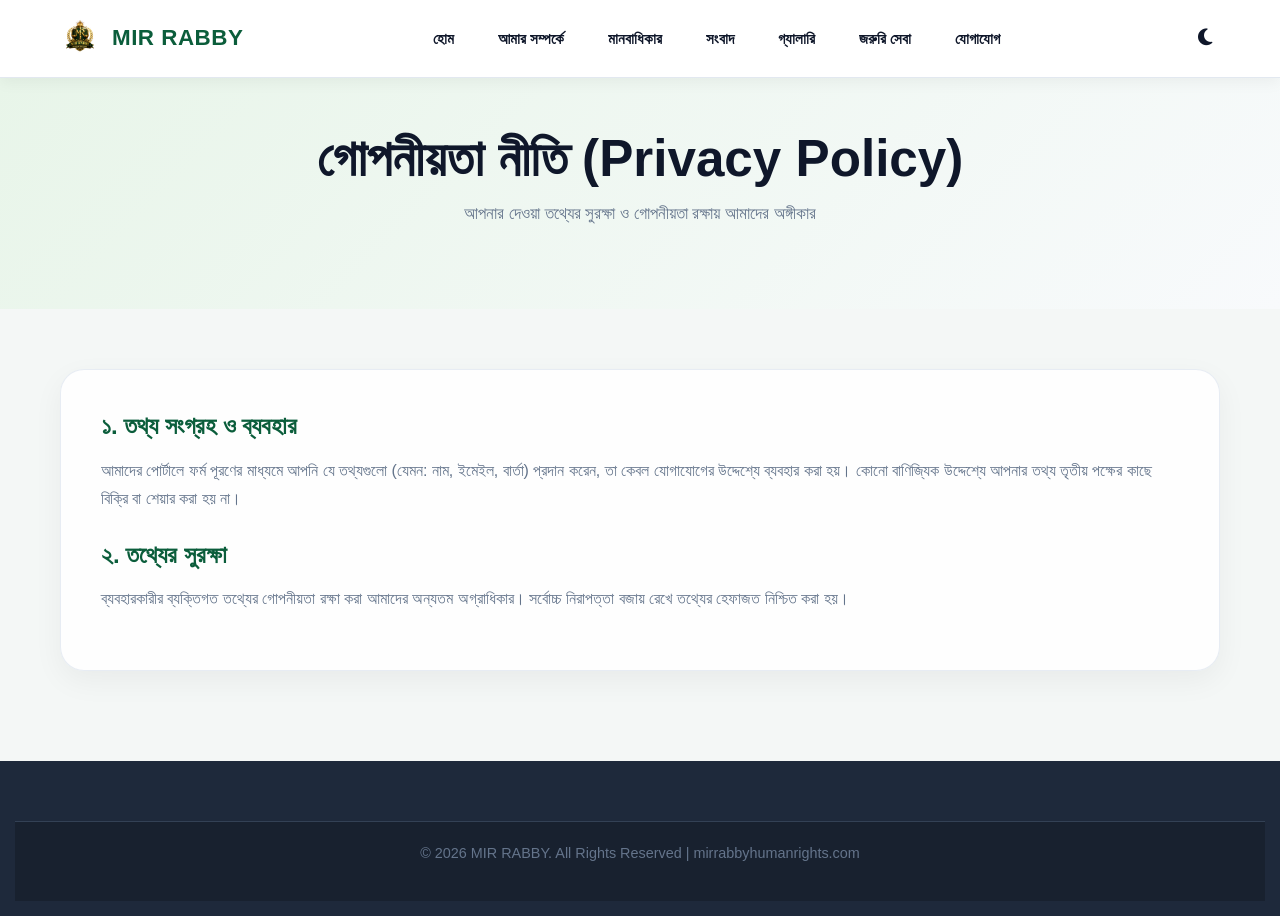
<file: pages/privacy-policy.html>
<!DOCTYPE html>
<html lang="bn">
<head>
    <meta charset="UTF-8">
    <meta name="viewport" content="width=device-width, initial-scale=1.0">
    <title>প্রাইভেসি পলিসি | মীর মোঃ শাইখ ফেরদৌস রাব্বি</title>
    <link rel="stylesheet" href="../assets/css/main.css">
    <link rel="stylesheet" href="https://cdnjs.cloudflare.com/ajax/libs/font-awesome/6.5.1/css/all.min.css">
</head>
<body>

    <header class="header">
        <div class="container header-container">
            <a href="../index.html" class="logo">
                <img src="../assets/images/logo.png" alt="Logo" onerror="this.src='https://via.placeholder.com/40?text=MR'">
                <span class="logo-text">MIR RABBY</span>
            </a>
            <nav class="nav-menu" id="navMenu">
                <ul>
                    <li><a href="../index.html">হোম</a></li>
                    <li><a href="about.html">আমার সম্পর্কে</a></li>
                    <li><a href="human-rights.html">মানবাধিকার</a></li>
                    <li><a href="news.html">সংবাদ</a></li>
                    <li><a href="gallery.html">গ্যালারি</a></li>
                    <li><a href="emergency.html">জরুরি সেবা</a></li>
                    <li><a href="contact.html">যোগাযোগ</a></li>
                </ul>
            </nav>
            <div class="header-actions">
                <button class="theme-toggle" id="themeToggle"><i class="fa-solid fa-moon"></i></button>
            </div>
        </div>
    </header>

    <section class="hero-section" style="padding: 50px 0;">
        <div class="container text-center">
            <h1 class="hero-title">গোপনীয়তা নীতি (Privacy Policy)</h1>
            <p class="hero-intro">আপনার দেওয়া তথ্যের সুরক্ষা ও গোপনীয়তা রক্ষায় আমাদের অঙ্গীকার</p>
        </div>
    </section>

    <section style="padding: 60px 0;">
        <div class="container">
            <div class="glass-card" style="padding: 40px; line-height: 1.8;">
                <h3 style="color: var(--primary-color); margin-bottom: 15px;">১. তথ্য সংগ্রহ ও ব্যবহার</h3>
                <p>আমাদের পোর্টালে ফর্ম পূরণের মাধ্যমে আপনি যে তথ্যগুলো (যেমন: নাম, ইমেইল, বার্তা) প্রদান করেন, তা কেবল যোগাযোগের উদ্দেশ্যে ব্যবহার করা হয়। কোনো বাণিজ্যিক উদ্দেশ্যে আপনার তথ্য তৃতীয় পক্ষের কাছে বিক্রি বা শেয়ার করা হয় না।</p>
                
                <h3 style="color: var(--primary-color); margin-top: 25px; margin-bottom: 15px;">২. তথ্যের সুরক্ষা</h3>
                <p>ব্যবহারকারীর ব্যক্তিগত তথ্যের গোপনীয়তা রক্ষা করা আমাদের অন্যতম অগ্রাধিকার। সর্বোচ্চ নিরাপত্তা বজায় রেখে তথ্যের হেফাজত নিশ্চিত করা হয়।</p>
            </div>
        </div>
    </section>

    <footer class="footer">
        <div class="footer-bottom">
            <p>&copy; 2026 MIR RABBY. All Rights Reserved | mirrabbyhumanrights.com</p>
        </div>
    </footer>

    <script src="../assets/js/theme.js"></script>
    <script src="../assets/js/navbar.js"></script>
</body>
</html>
</file>
<file: assets/css/main.css>
/*
=====================================================
MIR RABBY HUMAN RIGHTS - MAIN CSS CONTROLLER
=====================================================
*/

/* Core Imports */
@import url("./variables.css");
@import url("./reset.css");
@import url("./typography.css");
@import url("./navbar.css");
@import url("./hero.css");
@import url("./emergency.css");
@import url("./footer.css");
@import url("./government-offices.css");
@import url("./responsive.css");

/* Container System */
.container {
    width: 100%;
    max-width: var(--container-max-width);
    margin: 0 auto;
    padding: 0 20px;
}

/* Common Layout Components */
.glass-card {
    background: var(--glass-bg);
    backdrop-filter: var(--glass-blur);
    -webkit-backdrop-filter: var(--glass-blur);
    border: 1px solid var(--glass-border);
    border-radius: var(--radius-lg);
    box-shadow: var(--glass-shadow);
}

.section-title {
    text-align: center;
    margin-bottom: 40px;
}

.section-title h2 {
    font-size: 2rem;
    color: var(--primary-color);
    margin-bottom: 10px;
}

.section-title p {
    color: var(--text-muted);
}

/* Button UI Elements */
.btn {
    display: inline-flex;
    align-items: center;
    justify-content: center;
    gap: 10px;
    padding: 12px 28px;
    border-radius: 50px;
    font-weight: 600;
    transition: var(--transition);
}

.btn-primary {
    background: var(--primary-color);
    color: var(--white-color) !important;
}

.btn-primary:hover {
    background: var(--primary-dark);
    transform: translateY(-2px);
}

.btn-outline {
    border: 2px solid var(--primary-color);
    color: var(--primary-color);
}

.btn-outline:hover {
    background: var(--primary-color);
    color: var(--white-color) !important;
}
</file>
